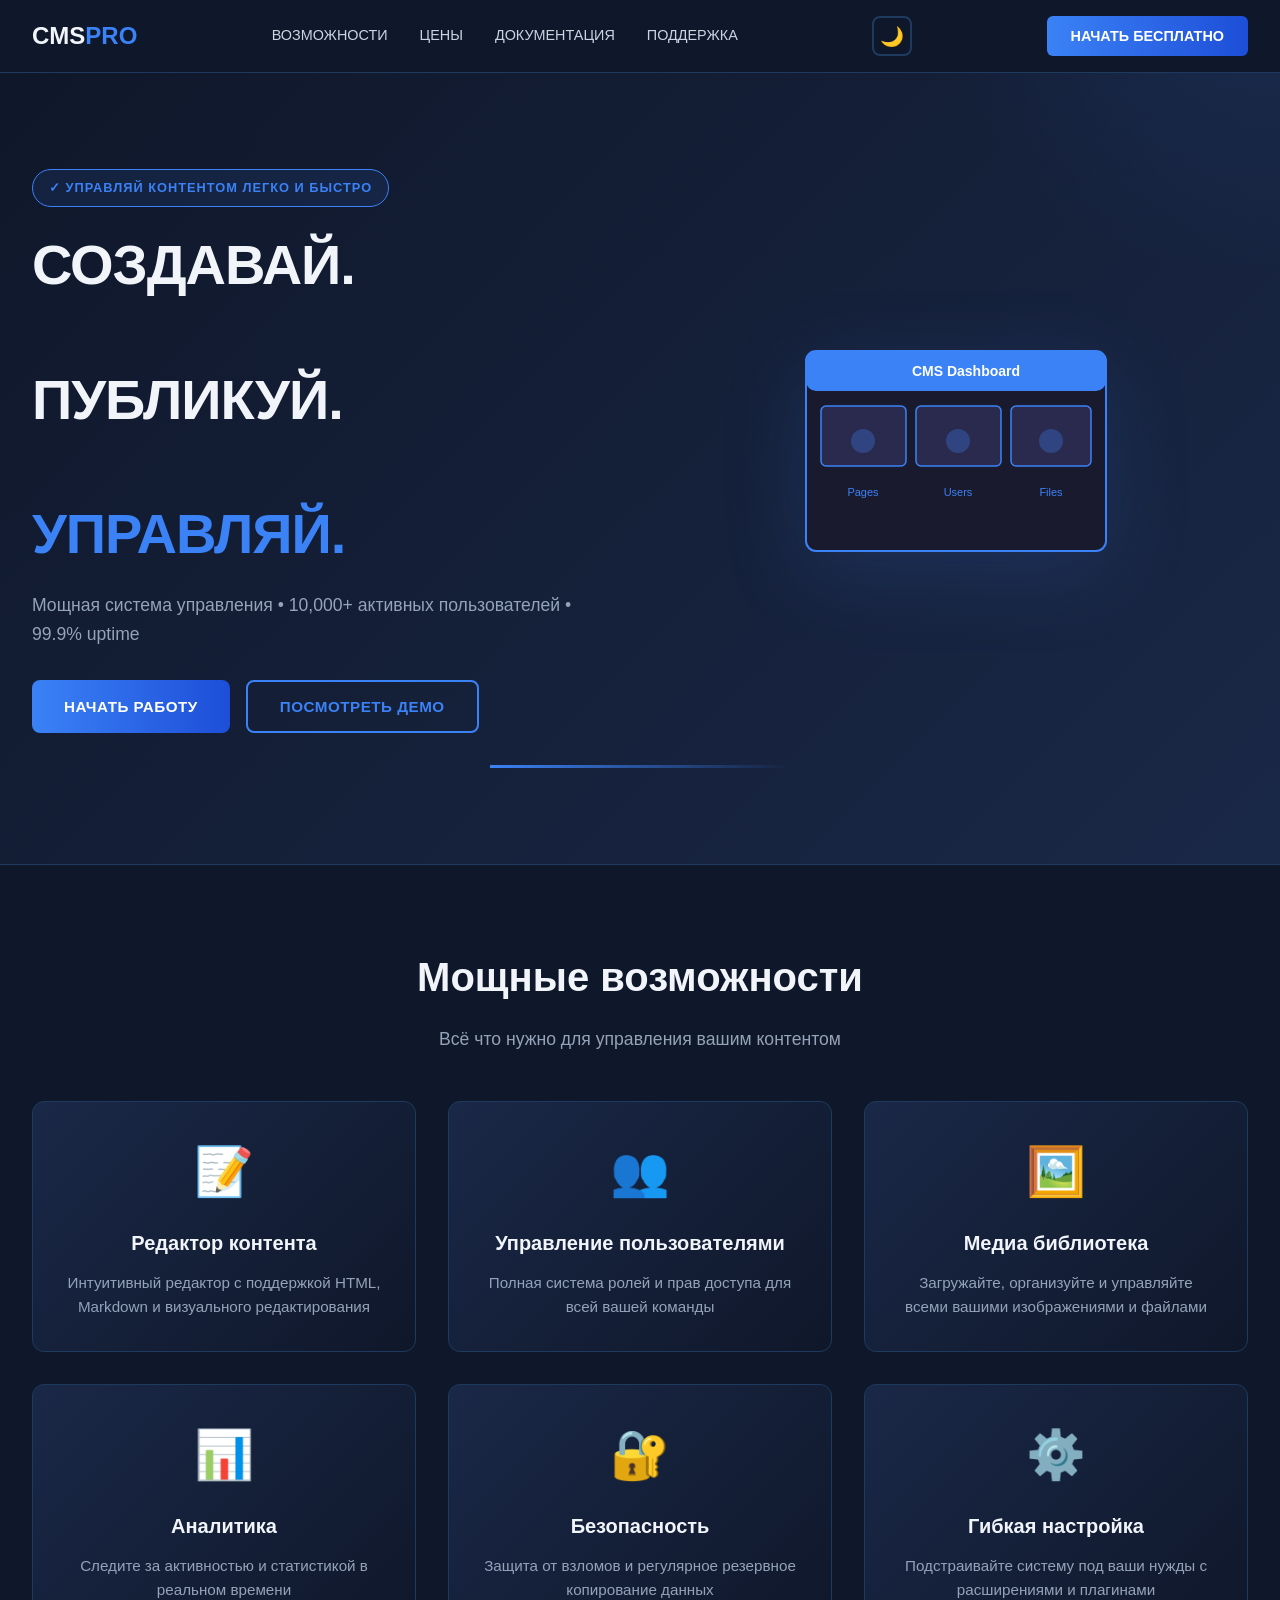
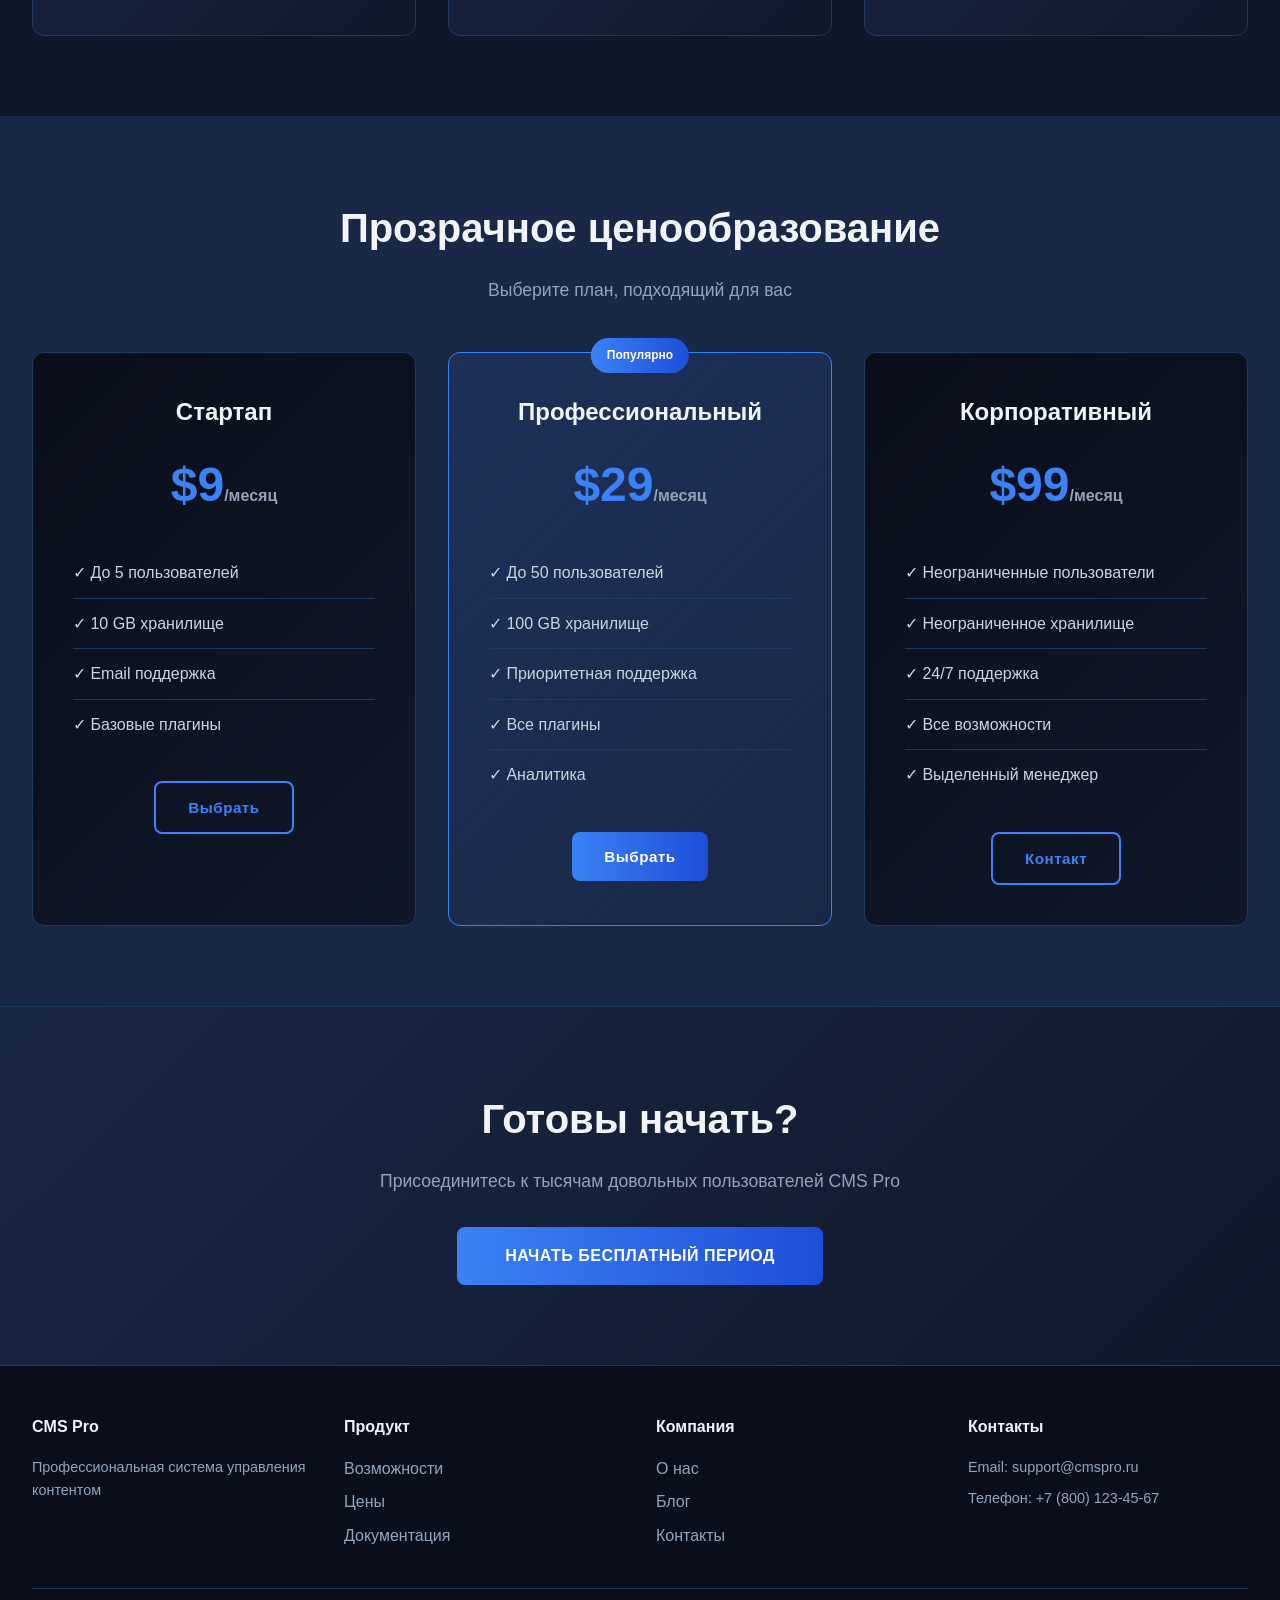
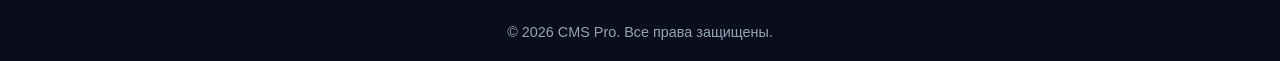
<file: index.html>
<!DOCTYPE html>
<html lang="ru">
<head>
  <meta charset="UTF-8">
  <meta name="viewport" content="width=device-width, initial-scale=1.0">
  <title>CMS Pro - Профессиональная система управления контентом</title>
  <link rel="stylesheet" href="../css/styles.css">
</head>
<body>
  <!-- Header/Navigation -->
  <header class="header">
    <div class="header-container">
      <div class="logo">
        <span class="logo-text">CMS<span class="logo-accent">PRO</span></span>
      </div>
      <nav class="navbar">
        <a href="#features" class="nav-link">ВОЗМОЖНОСТИ</a>
        <a href="#pricing" class="nav-link">ЦЕНЫ</a>
        <a href="#docs" class="nav-link">ДОКУМЕНТАЦИЯ</a>
        <a href="#support" class="nav-link">ПОДДЕРЖКА</a>
      </nav>
      <button class="theme-toggle" id="themeToggle" title="Переключить тему">🌙</button>
      <button class="order-btn">НАЧАТЬ БЕСПЛАТНО</button>
    </div>
  </header>

  <!-- Hero Section -->
  <section class="hero">
    <div class="hero-content">
      <div class="hero-text">
        <p class="hero-badge">✓ УПРАВЛЯЙ КОНТЕНТОМ ЛЕГКО И БЫСТРО</p>
        <h1 class="hero-title">
          <span class="word">СОЗДАВАЙ.</span><br>
          <span class="word">ПУБЛИКУЙ.</span><br>
          <span class="word accent">УПРАВЛЯЙ.</span>
        </h1>
        <p class="hero-subtitle">Мощная система управления • 10,000+ активных пользователей • 99.9% uptime</p>
        <div class="hero-buttons">
          <button class="btn btn-primary">НАЧАТЬ РАБОТУ</button>
          <button class="btn btn-secondary">ПОСМОТРЕТЬ ДЕМО</button>
        </div>
      </div>
      <div class="hero-illustration">
        <svg viewBox="0 0 400 300" xmlns="http://www.w3.org/2000/svg">
          <!-- Dashboard visualization -->
          <g id="dashboard">
            <!-- Main rectangle -->
            <rect x="50" y="50" width="300" height="200" fill="#1a1a2e" stroke="#3b82f6" stroke-width="2" rx="10"/>
            <!-- Header bar -->
            <rect x="50" y="50" width="300" height="40" fill="#3b82f6" rx="10"/>
            <text x="210" y="75" font-size="14" font-weight="bold" fill="white" text-anchor="middle">CMS Dashboard</text>
            <!-- Content blocks -->
            <rect x="65" y="105" width="85" height="60" fill="#2a2a4e" stroke="#3b82f6" stroke-width="1.5" rx="5"/>
            <rect x="160" y="105" width="85" height="60" fill="#2a2a4e" stroke="#3b82f6" stroke-width="1.5" rx="5"/>
            <rect x="255" y="105" width="80" height="60" fill="#2a2a4e" stroke="#3b82f6" stroke-width="1.5" rx="5"/>
            <!-- Charts circles -->
            <circle cx="107" cy="140" r="12" fill="#3b82f6" opacity="0.3"/>
            <circle cx="202" cy="140" r="12" fill="#3b82f6" opacity="0.3"/>
            <circle cx="295" cy="140" r="12" fill="#3b82f6" opacity="0.3"/>
            <!-- Stats text -->
            <text x="107" y="195" font-size="11" fill="#3b82f6" text-anchor="middle">Pages</text>
            <text x="202" y="195" font-size="11" fill="#3b82f6" text-anchor="middle">Users</text>
            <text x="295" y="195" font-size="11" fill="#3b82f6" text-anchor="middle">Files</text>
          </g>
        </svg>
      </div>
    </div>
    <div class="hero-line"></div>
  </section>

  <!-- Features Section -->
  <section class="features" id="features">
    <div class="features-container">
      <h2 class="section-title">Мощные возможности</h2>
      <p class="section-subtitle">Всё что нужно для управления вашим контентом</p>
      <div class="features-grid">
        <div class="feature-card">
          <div class="feature-icon">📝</div>
          <h3>Редактор контента</h3>
          <p>Интуитивный редактор с поддержкой HTML, Markdown и визуального редактирования</p>
        </div>
        <div class="feature-card">
          <div class="feature-icon">👥</div>
          <h3>Управление пользователями</h3>
          <p>Полная система ролей и прав доступа для всей вашей команды</p>
        </div>
        <div class="feature-card">
          <div class="feature-icon">🖼️</div>
          <h3>Медиа библиотека</h3>
          <p>Загружайте, организуйте и управляйте всеми вашими изображениями и файлами</p>
        </div>
        <div class="feature-card">
          <div class="feature-icon">📊</div>
          <h3>Аналитика</h3>
          <p>Следите за активностью и статистикой в реальном времени</p>
        </div>
        <div class="feature-card">
          <div class="feature-icon">🔐</div>
          <h3>Безопасность</h3>
          <p>Защита от взломов и регулярное резервное копирование данных</p>
        </div>
        <div class="feature-card">
          <div class="feature-icon">⚙️</div>
          <h3>Гибкая настройка</h3>
          <p>Подстраивайте систему под ваши нужды с расширениями и плагинами</p>
        </div>
      </div>
    </div>
  </section>

  <!-- Pricing Section -->
  <section class="pricing" id="pricing">
    <div class="pricing-container">
      <h2 class="section-title">Прозрачное ценообразование</h2>
      <p class="section-subtitle">Выберите план, подходящий для вас</p>
      <div class="pricing-grid">
        <div class="pricing-card">
          <h3>Стартап</h3>
          <div class="price">$9<span>/месяц</span></div>
          <ul class="features-list">
            <li>✓ До 5 пользователей</li>
            <li>✓ 10 GB хранилище</li>
            <li>✓ Email поддержка</li>
            <li>✓ Базовые плагины</li>
          </ul>
          <button class="btn btn-secondary">Выбрать</button>
        </div>
        <div class="pricing-card featured">
          <div class="badge">Популярно</div>
          <h3>Профессиональный</h3>
          <div class="price">$29<span>/месяц</span></div>
          <ul class="features-list">
            <li>✓ До 50 пользователей</li>
            <li>✓ 100 GB хранилище</li>
            <li>✓ Приоритетная поддержка</li>
            <li>✓ Все плагины</li>
            <li>✓ Аналитика</li>
          </ul>
          <button class="btn btn-primary">Выбрать</button>
        </div>
        <div class="pricing-card">
          <h3>Корпоративный</h3>
          <div class="price">$99<span>/месяц</span></div>
          <ul class="features-list">
            <li>✓ Неограниченные пользователи</li>
            <li>✓ Неограниченное хранилище</li>
            <li>✓ 24/7 поддержка</li>
            <li>✓ Все возможности</li>
            <li>✓ Выделенный менеджер</li>
          </ul>
          <button class="btn btn-secondary">Контакт</button>
        </div>
      </div>
    </div>
  </section>

  <!-- CTA Section -->
  <section class="cta">
    <div class="cta-content">
      <h2>Готовы начать?</h2>
      <p>Присоединитесь к тысячам довольных пользователей CMS Pro</p>
      <button class="btn btn-primary btn-large">НАЧАТЬ БЕСПЛАТНЫЙ ПЕРИОД</button>
    </div>
  </section>

  <!-- Auth Modal -->
  <div id="authModal" class="auth-modal">
    <div class="auth-modal-content">
      <button class="auth-modal-close">&times;</button>
      
      <div class="auth-tabs">
        <button class="auth-tab-btn active" data-tab="login">Вход</button>
        <button class="auth-tab-btn" data-tab="register">Регистрация</button>
      </div>

      <!-- Login Tab -->
      <div id="login" class="auth-tab-content active">
        <h2>Вход в аккаунт</h2>
        <form class="auth-form" id="loginForm">
          <div class="form-group">
            <label for="loginEmail">Email (минимум 10 символов)</label>
            <input type="email" id="loginEmail" name="email" required placeholder="example@mail.com" minlength="10">
          </div>
          <div class="form-group">
            <label for="loginPassword">Пароль</label>
            <input type="password" id="loginPassword" name="password" required placeholder="Минимум 10 символов">
          </div>
          <div class="form-group checkbox">
            <input type="checkbox" id="rememberMe" name="remember">
            <label for="rememberMe">Запомнить меня</label>
          </div>
          <button type="submit" class="btn btn-primary btn-full">Войти</button>
          <p class="form-footer">Забыли пароль? <a href="#">Восстановить</a></p>
        </form>
      </div>

      <!-- Register Tab -->
      <div id="register" class="auth-tab-content">
        <h2>Создать аккаунт</h2>
        <form class="auth-form" id="registerForm">
          <div class="form-group">
            <label for="registerName">Имя</label>
            <input type="text" id="registerName" name="name" required placeholder="Ваше имя">
          </div>
          <div class="form-group">
            <label for="registerEmail">Email (минимум 10 символов)</label>
            <input type="email" id="registerEmail" name="email" required placeholder="example@mail.com" minlength="10">
          </div>
          <div class="form-group">
            <label for="registerPassword">Пароль (минимум 10 символов)</label>
            <input type="password" id="registerPassword" name="password" required placeholder="Минимум 10 символов" minlength="10">
          </div>
          <div class="form-group">
            <label for="registerPasswordConfirm">Подтверждение пароля</label>
            <input type="password" id="registerPasswordConfirm" name="confirmPassword" required placeholder="Повторите пароль" minlength="10">
          </div>
          <div class="form-group checkbox">
            <input type="checkbox" id="agreeTerms" name="agree" required>
            <label for="agreeTerms">Я согласен с <a href="#">условиями использования</a></label>
          </div>
          <button type="submit" class="btn btn-primary btn-full">Создать аккаунт</button>
          <p class="form-footer">Уже есть аккаунт? <a href="#" class="switch-tab" data-tab="login">Войти</a></p>
        </form>
      </div>
    </div>
  </div>

  <!-- Footer -->
  <footer class="footer">
    <div class="footer-content">
      <div class="footer-section">
        <h4>CMS Pro</h4>
        <p>Профессиональная система управления контентом</p>
      </div>
      <div class="footer-section">
        <h4>Продукт</h4>
        <ul>
          <li><a href="#features">Возможности</a></li>
          <li><a href="#pricing">Цены</a></li>
          <li><a href="#docs">Документация</a></li>
        </ul>
      </div>
      <div class="footer-section">
        <h4>Компания</h4>
        <ul>
          <li><a href="#">О нас</a></li>
          <li><a href="#">Блог</a></li>
          <li><a href="#">Контакты</a></li>
        </ul>
      </div>
      <div class="footer-section">
        <h4>Контакты</h4>
        <p>Email: <a href="mailto:support@cmspro.ru">support@cmspro.ru</a></p>
        <p>Телефон: +7 (800) 123-45-67</p>
      </div>
    </div>
    <div class="footer-bottom">
      <p>&copy; 2026 CMS Pro. Все права защищены.</p>
    </div>
  </footer>

  <script src="../js/main.js"></script>
</body>
</html>
</file>
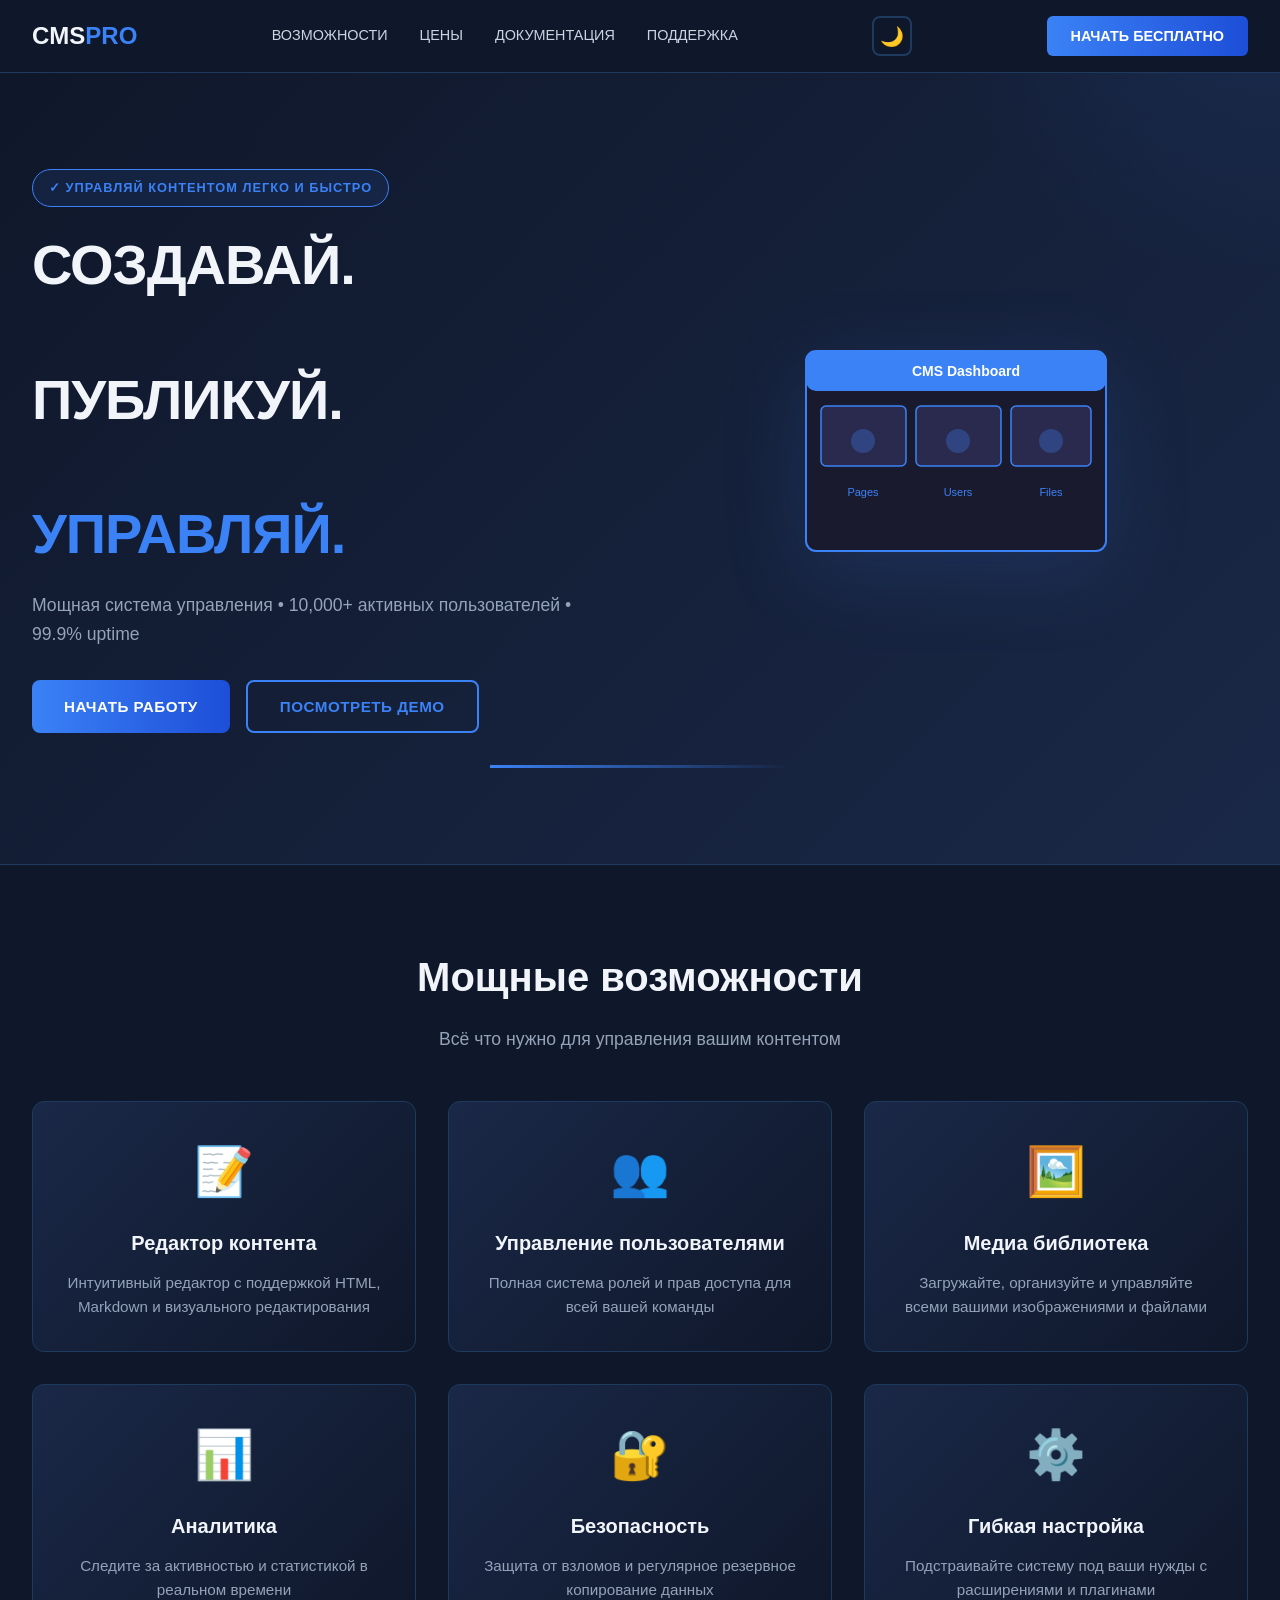
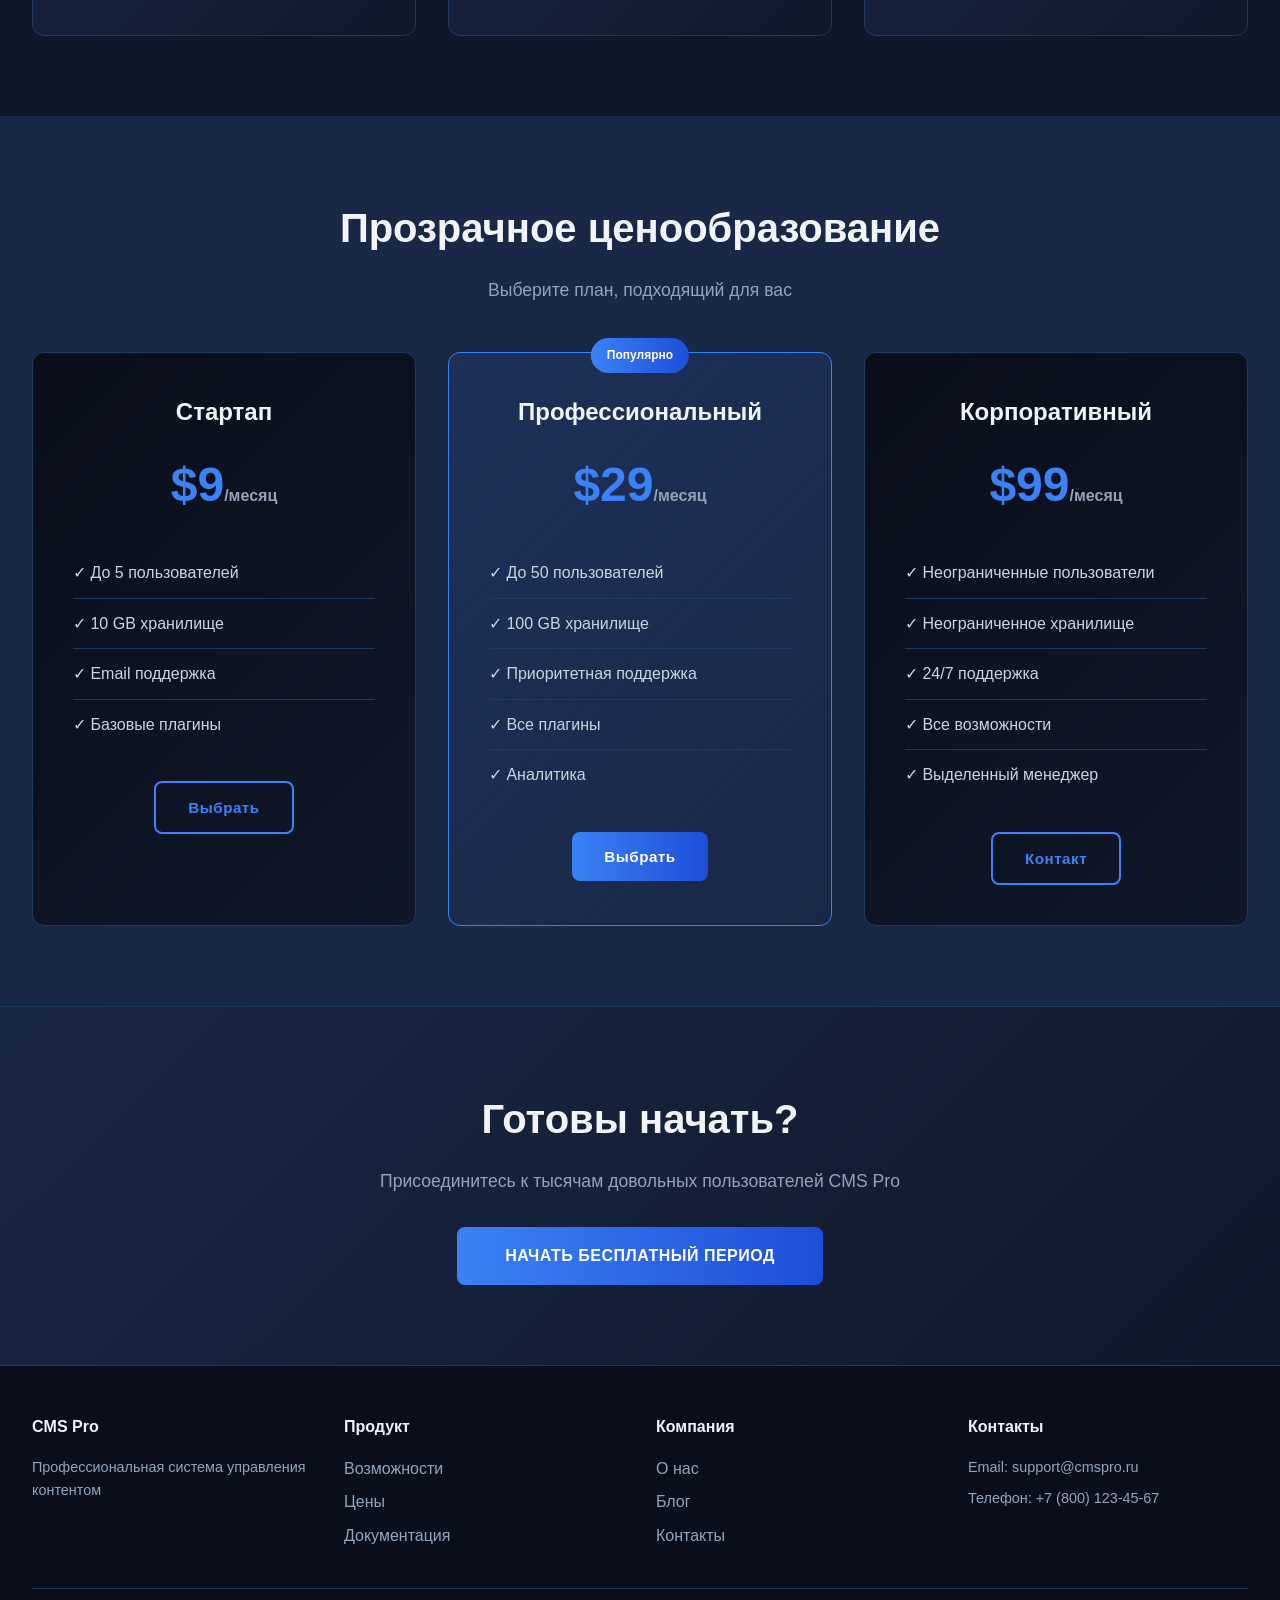
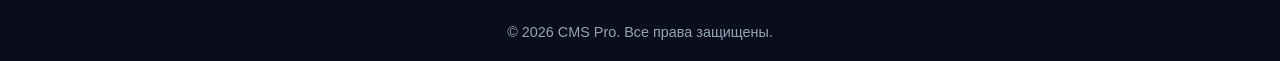
<file: admin/index.html>
<!DOCTYPE html>
<html lang="ru">
<head>
  <meta charset="UTF-8">
  <meta name="viewport" content="width=device-width, initial-scale=1.0">
  <title>CMS Pro - Административная панель</title>
  <link rel="stylesheet" href="../css/admin.css">
  <link rel="stylesheet" href="https://cdnjs.cloudflare.com/ajax/libs/font-awesome/6.4.0/css/all.min.css">
</head>
<body>
  <div class="admin-container">
    <!-- Sidebar -->
    <aside class="sidebar">
      <div class="sidebar-header">
        <div class="logo-admin">
          <span class="logo-admin-text">CMS<span class="logo-admin-accent">PRO</span></span>
        </div>
        <button class="menu-toggle" id="menuToggle">
          <i class="fas fa-bars"></i>
        </button>
      </div>

      <nav class="sidebar-nav">
        <a href="#dashboard" class="nav-item active" data-module="dashboard">
          <i class="fas fa-chart-line"></i>
          <span>Главная</span>
        </a>
        <a href="#pages" class="nav-item" data-module="pages">
          <i class="fas fa-file-alt"></i>
          <span>Страницы</span>
        </a>
        <a href="#content" class="nav-item" data-module="content">
          <i class="fas fa-pencil-alt"></i>
          <span>Содержание</span>
        </a>
        <a href="#media" class="nav-item" data-module="media">
          <i class="fas fa-images"></i>
          <span>Медиа</span>
        </a>
        <a href="#users" class="nav-item" data-module="users">
          <i class="fas fa-users"></i>
          <span>Пользователи</span>
        </a>
        <a href="#settings" class="nav-item" data-module="settings">
          <i class="fas fa-cogs"></i>
          <span>Настройки</span>
        </a>
        <a href="#backup" class="nav-item" data-module="backup">
          <i class="fas fa-database"></i>
          <span>Резервные копии</span>
        </a>
      </nav>

      <div class="sidebar-footer">
        <a href="#profile" class="profile-link">
          <i class="fas fa-user-circle"></i>
          <span>Профиль</span>
        </a>
        <a href="#logout" class="logout-link" id="logoutBtn">
          <i class="fas fa-sign-out-alt"></i>
          <span>Выход</span>
        </a>
      </div>
    </aside>

    <!-- Main Content -->
    <main class="main-content">
      <!-- Top Bar -->
      <div class="top-bar">
        <div class="top-bar-left">
          <h1 class="page-title" id="pageTitle">Главная панель управления</h1>
        </div>
        <div class="top-bar-right">
          <div class="search-box">
            <input type="text" class="search-input" placeholder="Поиск...">
            <i class="fas fa-search"></i>
          </div>
          <button class="theme-toggle-admin" id="themeToggleAdmin" title="Переключить тему">🌙</button>
          <button class="notification-btn">
            <i class="fas fa-bell"></i>
            <span class="notification-badge">3</span>
          </button>
          <div class="user-menu">
            <img src="https://via.placeholder.com/40" alt="User" class="user-avatar">
            <span class="user-name">Администратор</span>
          </div>
        </div>
      </div>

      <!-- Content Area -->
      <div class="content-area">
        <!-- Dashboard Module -->
        <section class="module active" id="module-dashboard">
          <div class="dashboard-grid">
            <div class="stat-card">
              <div class="stat-icon" style="background: #3b82f6;">
                <i class="fas fa-file-alt"></i>
              </div>
              <div class="stat-content">
                <h3>Страницы</h3>
                <p class="stat-number">24</p>
                <span class="stat-change positive">+3 этот месяц</span>
              </div>
            </div>

            <div class="stat-card">
              <div class="stat-icon" style="background: #10b981;">
                <i class="fas fa-users"></i>
              </div>
              <div class="stat-content">
                <h3>Пользователи</h3>
                <p class="stat-number">156</p>
                <span class="stat-change positive">+12 этот месяц</span>
              </div>
            </div>

            <div class="stat-card">
              <div class="stat-icon" style="background: #f59e0b;">
                <i class="fas fa-images"></i>
              </div>
              <div class="stat-content">
                <h3>Файлы</h3>
                <p class="stat-number">348</p>
                <span class="stat-change positive">+45 этот месяц</span>
              </div>
            </div>

            <div class="stat-card">
              <div class="stat-icon" style="background: #8b5cf6;">
                <i class="fas fa-eye"></i>
              </div>
              <div class="stat-content">
                <h3>Просмотры</h3>
                <p class="stat-number">12.5K</p>
                <span class="stat-change positive">+8.2% от прошлой недели</span>
              </div>
            </div>
          </div>

          <div class="recent-activity">
            <h2>Недавняя активность</h2>
            <div class="activity-list">
              <div class="activity-item">
                <div class="activity-icon">
                  <i class="fas fa-file-plus"></i>
                </div>
                <div class="activity-content">
                  <p class="activity-title">Новая страница создана</p>
                  <p class="activity-description">Страница "О компании" успешно создана</p>
                  <span class="activity-time">5 минут назад</span>
                </div>
              </div>
              <div class="activity-item">
                <div class="activity-icon">
                  <i class="fas fa-image"></i>
                </div>
                <div class="activity-content">
                  <p class="activity-title">Загружено изображение</p>
                  <p class="activity-description">portfolio-01.jpg (2.4 MB)</p>
                  <span class="activity-time">15 минут назад</span>
                </div>
              </div>
              <div class="activity-item">
                <div class="activity-icon">
                  <i class="fas fa-user-plus"></i>
                </div>
                <div class="activity-content">
                  <p class="activity-title">Новый пользователь</p>
                  <p class="activity-description">Добавлен пользователь Ivan Petrov</p>
                  <span class="activity-time">1 час назад</span>
                </div>
              </div>
            </div>
          </div>
        </section>

        <!-- Pages Module -->
        <section class="module" id="module-pages">
          <div class="module-header">
            <h2>Управление страницами</h2>
            <button class="btn btn-primary" id="newPageBtn">
              <i class="fas fa-plus"></i> Новая страница
            </button>
          </div>

          <div class="filter-bar">
            <input type="text" class="filter-input" placeholder="Поиск страниц...">
            <select class="filter-select">
              <option>Все статусы</option>
              <option>Опубликована</option>
              <option>Черновик</option>
              <option>Архив</option>
            </select>
          </div>

          <table class="data-table">
            <thead>
              <tr>
                <th>Название</th>
                <th>Статус</th>
                <th>Автор</th>
                <th>Дата изменения</th>
                <th>Действия</th>
              </tr>
            </thead>
            <tbody>
              <tr>
                <td><strong>Главная страница</strong></td>
                <td><span class="badge badge-success">Опубликована</span></td>
                <td>Admin</td>
                <td>28.05.2026</td>
                <td>
                  <button class="btn-icon" title="Редактировать"><i class="fas fa-edit"></i></button>
                  <button class="btn-icon" title="Просмотр"><i class="fas fa-eye"></i></button>
                  <button class="btn-icon btn-danger" title="Удалить"><i class="fas fa-trash"></i></button>
                </td>
              </tr>
              <tr>
                <td><strong>О компании</strong></td>
                <td><span class="badge badge-success">Опубликована</span></td>
                <td>Admin</td>
                <td>27.05.2026</td>
                <td>
                  <button class="btn-icon" title="Редактировать"><i class="fas fa-edit"></i></button>
                  <button class="btn-icon" title="Просмотр"><i class="fas fa-eye"></i></button>
                  <button class="btn-icon btn-danger" title="Удалить"><i class="fas fa-trash"></i></button>
                </td>
              </tr>
              <tr>
                <td><strong>Услуги</strong></td>
                <td><span class="badge badge-warning">Черновик</span></td>
                <td>Editor</td>
                <td>26.05.2026</td>
                <td>
                  <button class="btn-icon" title="Редактировать"><i class="fas fa-edit"></i></button>
                  <button class="btn-icon" title="Просмотр"><i class="fas fa-eye"></i></button>
                  <button class="btn-icon btn-danger" title="Удалить"><i class="fas fa-trash"></i></button>
                </td>
              </tr>
              <tr>
                <td><strong>Контакты</strong></td>
                <td><span class="badge badge-success">Опубликована</span></td>
                <td>Admin</td>
                <td>25.05.2026</td>
                <td>
                  <button class="btn-icon" title="Редактировать"><i class="fas fa-edit"></i></button>
                  <button class="btn-icon" title="Просмотр"><i class="fas fa-eye"></i></button>
                  <button class="btn-icon btn-danger" title="Удалить"><i class="fas fa-trash"></i></button>
                </td>
              </tr>
            </tbody>
          </table>
        </section>

        <!-- Content Editor Module -->
        <section class="module" id="module-content">
          <div class="module-header">
            <h2>Редактор контента</h2>
          </div>

          <div class="editor-container">
            <div class="editor-left">
              <div class="form-group">
                <label>Заголовок страницы</label>
                <input type="text" class="form-control" placeholder="Введите заголовок" value="Главная страница">
              </div>

              <div class="form-group">
                <label>URL Slug</label>
                <input type="text" class="form-control" placeholder="главная-страница">
              </div>

              <div class="form-group">
                <label>Описание страницы (SEO)</label>
                <textarea class="form-control" rows="3" placeholder="Краткое описание для поисковых систем"></textarea>
              </div>

              <div class="form-group">
                <label>Контент</label>
                <div class="editor-toolbar">
                  <button class="toolbar-btn" title="Жирный"><i class="fas fa-bold"></i></button>
                  <button class="toolbar-btn" title="Курсив"><i class="fas fa-italic"></i></button>
                  <button class="toolbar-btn" title="Подчеркивание"><i class="fas fa-underline"></i></button>
                  <div class="toolbar-divider"></div>
                  <button class="toolbar-btn" title="Заголовок"><i class="fas fa-heading"></i></button>
                  <button class="toolbar-btn" title="Список"><i class="fas fa-list"></i></button>
                  <button class="toolbar-btn" title="Цитата"><i class="fas fa-quote-left"></i></button>
                  <div class="toolbar-divider"></div>
                  <button class="toolbar-btn" title="Ссылка"><i class="fas fa-link"></i></button>
                  <button class="toolbar-btn" title="Изображение"><i class="fas fa-image"></i></button>
                  <button class="toolbar-btn" title="Таблица"><i class="fas fa-table"></i></button>
                </div>
                <textarea id="contentEditor" class="editor-textarea" placeholder="Введите содержание страницы..."></textarea>
              </div>

              <div class="form-group">
                <label>Теги</label>
                <input type="text" class="form-control" placeholder="Введите теги, разделяя запятыми">
              </div>
            </div>

            <div class="editor-right">
              <div class="editor-panel">
                <h3>Опубликовать</h3>
                <div class="publish-options">
                  <div class="option">
                    <label>Статус</label>
                    <select class="form-control">
                      <option>Черновик</option>
                      <option selected>Опубликована</option>
                      <option>Архив</option>
                    </select>
                  </div>
                  <div class="option">
                    <label>Видимость</label>
                    <select class="form-control">
                      <option selected>Для всех</option>
                      <option>Только для зарегистрированных</option>
                      <option>Приватная</option>
                    </select>
                  </div>
                  <button class="btn btn-primary btn-block">Сохранить</button>
                  <button class="btn btn-secondary btn-block">Предпросмотр</button>
                </div>
              </div>

              <div class="editor-panel">
                <h3>Категория</h3>
                <select class="form-control">
                  <option>Не выбрана</option>
                  <option selected>Основное</option>
                  <option>Услуги</option>
                  <option>Новости</option>
                  <option>Блог</option>
                </select>
              </div>

              <div class="editor-panel">
                <h3>Дополнительно</h3>
                <div class="form-group">
                  <label class="checkbox">
                    <input type="checkbox" checked>
                    <span>Показывать в меню</span>
                  </label>
                  <label class="checkbox">
                    <input type="checkbox">
                    <span>Требовать пароль</span>
                  </label>
                  <label class="checkbox">
                    <input type="checkbox" checked>
                    <span>Включить комментарии</span>
                  </label>
                </div>
              </div>
            </div>
          </div>
        </section>

        <!-- Media Module -->
        <section class="module" id="module-media">
          <div class="module-header">
            <h2>Библиотека медиа</h2>
            <button class="btn btn-primary" id="uploadBtn">
              <i class="fas fa-cloud-upload-alt"></i> Загрузить файлы
            </button>
          </div>

          <!-- Hidden file input for media upload -->
          <input type="file" id="mediaInput" multiple accept="image/jpeg,image/png,video/mp4,video/webm,video/ogg,video/quicktime" style="display: none;">

          <div class="media-filter">
            <input type="text" class="filter-input" placeholder="Поиск файлов...">
            <select class="filter-select">
              <option>Все типы</option>
              <option>Изображения</option>
              <option>Видео</option>
            </select>
            <select class="filter-select">
              <option>Сортировка: Новые</option>
              <option>Сортировка: Старые</option>
              <option>Сортировка: Имя (А-Я)</option>
              <option>Сортировка: Размер</option>
            </select>
          </div>

          <div class="media-grid" id="mediaGrid">
            <div class="media-item">
              <div class="media-preview">
                <img src="https://via.placeholder.com/200?text=Image+1" alt="Media">
              </div>
              <div class="media-info">
                <p class="media-name">landscape-01.jpg</p>
                <p class="media-meta">2.4 MB • 28.05.2026</p>
                <div class="media-actions">
                  <button class="btn-small" title="Редактировать"><i class="fas fa-edit"></i></button>
                  <button class="btn-small" title="Скачать"><i class="fas fa-download"></i></button>
                  <button class="btn-small btn-danger" title="Удалить"><i class="fas fa-trash"></i></button>
                </div>
              </div>
            </div>

            <div class="media-item">
              <div class="media-preview">
                <img src="https://via.placeholder.com/200?text=Image+2" alt="Media">
              </div>
              <div class="media-info">
                <p class="media-name">portfolio-02.jpg</p>
                <p class="media-meta">1.8 MB • 27.05.2026</p>
                <div class="media-actions">
                  <button class="btn-small" title="Редактировать"><i class="fas fa-edit"></i></button>
                  <button class="btn-small" title="Скачать"><i class="fas fa-download"></i></button>
                  <button class="btn-small btn-danger" title="Удалить"><i class="fas fa-trash"></i></button>
                </div>
              </div>
            </div>

            <div class="media-item">
              <div class="media-preview">
                <img src="https://via.placeholder.com/200?text=Image+3" alt="Media">
              </div>
              <div class="media-info">
                <p class="media-name">team-photo.jpg</p>
                <p class="media-meta">3.2 MB • 26.05.2026</p>
                <div class="media-actions">
                  <button class="btn-small" title="Редактировать"><i class="fas fa-edit"></i></button>
                  <button class="btn-small" title="Скачать"><i class="fas fa-download"></i></button>
                  <button class="btn-small btn-danger" title="Удалить"><i class="fas fa-trash"></i></button>
                </div>
              </div>
            </div>
          </div>
        </section>

        <!-- Users Module -->
        <section class="module" id="module-users">
          <div class="module-header">
            <h2>Управление пользователями</h2>
            <button class="btn btn-primary">
              <i class="fas fa-user-plus"></i> Новый пользователь
            </button>
          </div>

          <div class="filter-bar">
            <input type="text" class="filter-input" placeholder="Поиск пользователей...">
            <select class="filter-select">
              <option>Все роли</option>
              <option>Администратор</option>
              <option>Редактор</option>
              <option>Автор</option>
              <option>Подписчик</option>
            </select>
          </div>

          <table class="data-table">
            <thead>
              <tr>
                <th>Имя</th>
                <th>Email</th>
                <th>Роль</th>
                <th>Статус</th>
                <th>Присоединился</th>
                <th>Действия</th>
              </tr>
            </thead>
            <tbody>
              <tr>
                <td><strong>Администратор</strong></td>
                <td>admin@cms.ru</td>
                <td><span class="badge badge-info">Администратор</span></td>
                <td><span class="badge badge-success">Активен</span></td>
                <td>10.01.2026</td>
                <td>
                  <button class="btn-icon" title="Редактировать"><i class="fas fa-edit"></i></button>
                  <button class="btn-icon btn-danger" title="Удалить"><i class="fas fa-trash"></i></button>
                </td>
              </tr>
              <tr>
                <td><strong>Ivan Petrov</strong></td>
                <td>ivan@example.com</td>
                <td><span class="badge badge-primary">Редактор</span></td>
                <td><span class="badge badge-success">Активен</span></td>
                <td>15.02.2026</td>
                <td>
                  <button class="btn-icon" title="Редактировать"><i class="fas fa-edit"></i></button>
                  <button class="btn-icon btn-danger" title="Удалить"><i class="fas fa-trash"></i></button>
                </td>
              </tr>
              <tr>
                <td><strong>Maria Smirnova</strong></td>
                <td>maria@example.com</td>
                <td><span class="badge badge-warning">Автор</span></td>
                <td><span class="badge badge-success">Активен</span></td>
                <td>20.03.2026</td>
                <td>
                  <button class="btn-icon" title="Редактировать"><i class="fas fa-edit"></i></button>
                  <button class="btn-icon btn-danger" title="Удалить"><i class="fas fa-trash"></i></button>
                </td>
              </tr>
              <tr>
                <td><strong>Dmitry Sokolov</strong></td>
                <td>dmitry@example.com</td>
                <td><span class="badge badge-secondary">Подписчик</span></td>
                <td><span class="badge badge-danger">Неактивен</span></td>
                <td>05.04.2026</td>
                <td>
                  <button class="btn-icon" title="Редактировать"><i class="fas fa-edit"></i></button>
                  <button class="btn-icon btn-danger" title="Удалить"><i class="fas fa-trash"></i></button>
                </td>
              </tr>
            </tbody>
          </table>
        </section>

        <!-- Settings Module -->
        <section class="module" id="module-settings">
          <div class="module-header">
            <h2>Настройки системы</h2>
          </div>

          <div class="settings-container">
            <div class="settings-left">
              <div class="settings-menu">
                <a href="#" class="settings-item active">Основные</a>
                <a href="#" class="settings-item">Безопасность</a>
                <a href="#" class="settings-item">Email</a>
                <a href="#" class="settings-item">SEO</a>
                <a href="#" class="settings-item">Производительность</a>
              </div>
            </div>

            <div class="settings-right">
              <div class="settings-panel">
                <h3>Основные настройки</h3>
                
                <div class="form-group">
                  <label>Название сайта</label>
                  <input type="text" class="form-control" value="CMS Pro - Мой сайт">
                </div>

                <div class="form-group">
                  <label>Слоган</label>
                  <input type="text" class="form-control" value="Профессиональная система управления контентом">
                </div>

                <div class="form-group">
                  <label>Email администратора</label>
                  <input type="email" class="form-control" value="admin@cms.ru">
                </div>

                <div class="form-group">
                  <label>Часовой пояс</label>
                  <select class="form-control">
                    <option selected>UTC+03:00 (Москва)</option>
                    <option>UTC+00:00 (Лондон)</option>
                    <option>UTC+01:00 (Берлин)</option>
                    <option>UTC+08:00 (Шанхай)</option>
                  </select>
                </div>

                <div class="form-group">
                  <label class="checkbox">
                    <input type="checkbox" checked>
                    <span>Разрешить регистрацию пользователей</span>
                  </label>
                </div>

                <div class="form-group">
                  <label class="checkbox">
                    <input type="checkbox" checked>
                    <span>Требовать утверждение администратора</span>
                  </label>
                </div>

                <button class="btn btn-primary">Сохранить изменения</button>
              </div>
            </div>
          </div>
        </section>

        <!-- Backup Module -->
        <section class="module" id="module-backup">
          <div class="module-header">
            <h2>Управление резервными копиями</h2>
            <button class="btn btn-primary" id="createBackupBtn">
              <i class="fas fa-plus"></i> Создать резервную копию
            </button>
          </div>

          <div class="backup-info">
            <div class="info-box">
              <i class="fas fa-info-circle"></i>
              <p>Система автоматически создает резервные копии каждый день в 00:00. Вы можете создать дополнительную копию в любой момент.</p>
            </div>
          </div>

          <table class="data-table">
            <thead>
              <tr>
                <th>Название</th>
                <th>Размер</th>
                <th>Дата создания</th>
                <th>Статус</th>
                <th>Действия</th>
              </tr>
            </thead>
            <tbody>
              <tr>
                <td><strong>backup_2026_05_28_full.zip</strong></td>
                <td>156 MB</td>
                <td>28.05.2026 00:00</td>
                <td><span class="badge badge-success">Завершено</span></td>
                <td>
                  <button class="btn-icon" title="Восстановить"><i class="fas fa-undo"></i></button>
                  <button class="btn-icon" title="Скачать"><i class="fas fa-download"></i></button>
                  <button class="btn-icon btn-danger" title="Удалить"><i class="fas fa-trash"></i></button>
                </td>
              </tr>
              <tr>
                <td><strong>backup_2026_05_27_full.zip</strong></td>
                <td>154 MB</td>
                <td>27.05.2026 00:00</td>
                <td><span class="badge badge-success">Завершено</span></td>
                <td>
                  <button class="btn-icon" title="Восстановить"><i class="fas fa-undo"></i></button>
                  <button class="btn-icon" title="Скачать"><i class="fas fa-download"></i></button>
                  <button class="btn-icon btn-danger" title="Удалить"><i class="fas fa-trash"></i></button>
                </td>
              </tr>
              <tr>
                <td><strong>backup_2026_05_26_full.zip</strong></td>
                <td>152 MB</td>
                <td>26.05.2026 00:00</td>
                <td><span class="badge badge-success">Завершено</span></td>
                <td>
                  <button class="btn-icon" title="Восстановить"><i class="fas fa-undo"></i></button>
                  <button class="btn-icon" title="Скачать"><i class="fas fa-download"></i></button>
                  <button class="btn-icon btn-danger" title="Удалить"><i class="fas fa-trash"></i></button>
                </td>
              </tr>
              <tr>
                <td><strong>backup_2026_05_25_full.zip</strong></td>
                <td>150 MB</td>
                <td>25.05.2026 00:00</td>
                <td><span class="badge badge-success">Завершено</span></td>
                <td>
                  <button class="btn-icon" title="Восстановить"><i class="fas fa-undo"></i></button>
                  <button class="btn-icon" title="Скачать"><i class="fas fa-download"></i></button>
                  <button class="btn-icon btn-danger" title="Удалить"><i class="fas fa-trash"></i></button>
                </td>
              </tr>
            </tbody>
          </table>
        </section>
      </div>
    </main>
  </div>

  <!-- Modal for new page -->
  <div class="modal" id="newPageModal">
    <div class="modal-content">
      <div class="modal-header">
        <h2>Создать новую страницу</h2>
        <button class="modal-close">&times;</button>
      </div>
      <div class="modal-body">
        <div class="form-group">
          <label>Название страницы</label>
          <input type="text" class="form-control" placeholder="Введите название">
        </div>
        <div class="form-group">
          <label>Шаблон</label>
          <select class="form-control">
            <option>Стандартная страница</option>
            <option>Главная</option>
            <option>Портфолио</option>
            <option>Услуги</option>
            <option>Блог</option>
            <option>Контакты</option>
          </select>
        </div>
      </div>
      <div class="modal-footer">
        <button class="btn btn-secondary">Отменить</button>
        <button class="btn btn-primary">Создать</button>
      </div>
    </div>
  </div>

  <script src="../js/admin.js"></script>
</body>
</html>
</file>
<file: css/styles.css>
/* Global Styles */
* {
  margin: 0;
  padding: 0;
  box-sizing: border-box;
}

/* CSS Variables for Dark and Light themes */
:root {
  --bg-primary: #0f172a;
  --bg-secondary: #1a2847;
  --bg-tertiary: #0a0e1a;
  --text-primary: #e0e7ff;
  --text-secondary: #94a3b8;
  --text-light: #cbd5e1;
  --text-title: #f1f5f9;
  --border-color: #1e3a5f;
  --accent-color: #3b82f6;
  --accent-dark: #1d4ed8;
}

/* Light theme */
[data-theme="light"] {
  --bg-primary: #ffffff;
  --bg-secondary: #f8f9fa;
  --bg-tertiary: #f1f5f9;
  --text-primary: #1a2847;
  --text-secondary: #64748b;
  --text-light: #475569;
  --text-title: #0f172a;
  --border-color: #e2e8f0;
  --accent-color: #3b82f6;
  --accent-dark: #1d4ed8;
}

body {
  font-family: -apple-system, BlinkMacSystemFont, 'Segoe UI', Roboto, 'Helvetica Neue', Arial, sans-serif;
  background-color: var(--bg-primary);
  color: var(--text-primary);
  line-height: 1.6;
  transition: background-color 0.3s ease, color 0.3s ease;
}

/* Header */
.header {
  background-color: var(--bg-primary);
  border-bottom: 1px solid var(--border-color);
  position: sticky;
  top: 0;
  z-index: 100;
  transition: background-color 0.3s ease, border-color 0.3s ease;
}

.header-container {
  max-width: 1400px;
  margin: 0 auto;
  padding: 1rem 2rem;
  display: flex;
  align-items: center;
  justify-content: space-between;
  gap: 1rem;
}

/* Logo */
.logo {
  font-size: 1.5rem;
  font-weight: 700;
}

.logo-text {
  color: var(--text-title);
}

.logo-accent {
  color: var(--accent-color);
}

/* Theme Toggle Button */
.theme-toggle {
  background: transparent;
  border: 2px solid var(--border-color);
  color: var(--text-primary);
  width: 40px;
  height: 40px;
  border-radius: 8px;
  font-size: 1.2rem;
  cursor: pointer;
  transition: all 0.3s ease;
  display: flex;
  align-items: center;
  justify-content: center;
}

.theme-toggle:hover {
  border-color: var(--accent-color);
  color: var(--accent-color);
  transform: scale(1.05);
}

/* Navbar */
.navbar {
  display: flex;
  gap: 2rem;
  align-items: center;
}

.nav-link {
  color: var(--text-light);
  text-decoration: none;
  font-size: 0.9rem;
  font-weight: 500;
  transition: color 0.3s ease;
}

.nav-link:hover {
  color: var(--accent-color);
}

/* Order Button */
.order-btn {
  background: linear-gradient(90deg, var(--accent-color) 0%, var(--accent-dark) 100%);
  color: white;
  border: none;
  padding: 0.75rem 1.5rem;
  border-radius: 6px;
  font-weight: 600;
  cursor: pointer;
  transition: all 0.3s ease;
  font-size: 0.9rem;
}

.order-btn:hover {
  transform: translateY(-2px);
  box-shadow: 0 8px 20px rgba(59, 130, 246, 0.4);
}

/* Hero Section */
.hero {
  background: linear-gradient(135deg, var(--bg-primary) 0%, var(--bg-secondary) 100%);
  padding: 6rem 2rem;
  position: relative;
  overflow: hidden;
  transition: background 0.3s ease;
}

.hero::before {
  content: '';
  position: absolute;
  top: -50%;
  right: -20%;
  width: 600px;
  height: 600px;
  background: radial-gradient(circle, rgba(59, 130, 246, 0.1) 0%, transparent 70%);
  border-radius: 50%;
  pointer-events: none;
}

.hero-content {
  max-width: 1400px;
  margin: 0 auto;
  display: grid;
  grid-template-columns: 1fr 1fr;
  gap: 3rem;
  align-items: center;
  position: relative;
  z-index: 1;
}

.hero-text {
  animation: slideInLeft 0.8s ease;
}

.hero-badge {
  display: inline-block;
  background: rgba(59, 130, 246, 0.1);
  border: 1px solid var(--accent-color);
  color: var(--accent-color);
  padding: 0.5rem 1rem;
  border-radius: 20px;
  font-size: 0.8rem;
  font-weight: 600;
  margin-bottom: 1.5rem;
  letter-spacing: 1px;
  transition: all 0.3s ease;
}

.hero-title {
  font-size: 3.5rem;
  font-weight: 900;
  line-height: 1.2;
  margin-bottom: 1.5rem;
  letter-spacing: -1px;
}

.hero-title .word {
  color: var(--text-title);
  display: block;
}

.hero-title .word.accent {
  color: var(--accent-color);
}

.hero-subtitle {
  color: var(--text-secondary);
  font-size: 1.1rem;
  margin-bottom: 2rem;
}

.hero-buttons {
  display: flex;
  gap: 1rem;
}

/* Buttons */
.btn {
  padding: 1rem 2rem;
  border: none;
  border-radius: 8px;
  font-weight: 600;
  cursor: pointer;
  transition: all 0.3s ease;
  font-size: 0.95rem;
  letter-spacing: 0.5px;
}

.btn-primary {
  background: linear-gradient(90deg, var(--accent-color) 0%, var(--accent-dark) 100%);
  color: white;
}

.btn-primary:hover {
  transform: translateY(-3px);
  box-shadow: 0 12px 30px rgba(59, 130, 246, 0.4);
}

.btn-secondary {
  background: transparent;
  border: 2px solid var(--accent-color);
  color: var(--accent-color);
  transition: all 0.3s ease;
}

.btn-secondary:hover {
  background: rgba(59, 130, 246, 0.1);
  transform: translateY(-3px);
}

.btn-large {
  padding: 1.25rem 3rem;
  font-size: 1rem;
}

/* Illustration */
.hero-illustration {
  display: flex;
  align-items: center;
  justify-content: center;
  animation: slideInRight 0.8s ease;
}

.hero-illustration svg {
  width: 100%;
  max-width: 400px;
  height: auto;
  filter: drop-shadow(0 20px 40px rgba(59, 130, 246, 0.15));
}

/* Hero Line */
.hero-line {
  height: 3px;
  background: linear-gradient(90deg, var(--accent-color) 0%, transparent 100%);
  max-width: 300px;
  margin: 2rem auto 0;
}

/* Features Section */
.features {
  background-color: var(--bg-primary);
  padding: 5rem 2rem;
  border-top: 1px solid var(--border-color);
  transition: background-color 0.3s ease, border-color 0.3s ease;
}

.features-container {
  max-width: 1400px;
  margin: 0 auto;
}

.section-title {
  font-size: 2.5rem;
  font-weight: 700;
  text-align: center;
  margin-bottom: 1rem;
  color: var(--text-title);
}

.section-subtitle {
  font-size: 1.1rem;
  color: var(--text-secondary);
  text-align: center;
  margin-bottom: 3rem;
}

.features-grid {
  display: grid;
  grid-template-columns: repeat(auto-fit, minmax(300px, 1fr));
  gap: 2rem;
}

.feature-card {
  background: linear-gradient(135deg, var(--bg-secondary) 0%, var(--bg-primary) 100%);
  border: 1px solid var(--border-color);
  padding: 2rem;
  border-radius: 12px;
  transition: all 0.3s ease;
  text-align: center;
}

.feature-card:hover {
  border-color: var(--accent-color);
  transform: translateY(-5px);
  box-shadow: 0 12px 30px rgba(59, 130, 246, 0.15);
}

.feature-icon {
  font-size: 3rem;
  margin-bottom: 1rem;
}

.feature-card h3 {
  font-size: 1.25rem;
  margin-bottom: 0.75rem;
  color: var(--text-title);
}

.feature-card p {
  color: var(--text-secondary);
  font-size: 0.95rem;
}

/* Pricing Section */
.pricing {
  background-color: var(--bg-secondary);
  padding: 5rem 2rem;
  transition: background-color 0.3s ease;
}

.pricing-container {
  max-width: 1400px;
  margin: 0 auto;
}

.pricing-grid {
  display: grid;
  grid-template-columns: repeat(auto-fit, minmax(300px, 1fr));
  gap: 2rem;
  margin-top: 3rem;
}

.pricing-card {
  background: linear-gradient(135deg, var(--bg-tertiary) 0%, var(--bg-primary) 100%);
  border: 1px solid var(--border-color);
  padding: 2.5rem;
  border-radius: 12px;
  transition: all 0.3s ease;
  position: relative;
  text-align: center;
}

.pricing-card:hover {
  border-color: var(--accent-color);
  transform: translateY(-5px);
}

.pricing-card.featured {
  border-color: var(--accent-color);
  background: linear-gradient(135deg, rgba(59, 130, 246, 0.1) 0%, var(--bg-secondary) 100%);
  transform: scale(1.05);
}

.pricing-card.featured:hover {
  box-shadow: 0 20px 40px rgba(59, 130, 246, 0.25);
}

.badge {
  position: absolute;
  top: -15px;
  left: 50%;
  transform: translateX(-50%);
  background: linear-gradient(90deg, var(--accent-color) 0%, var(--accent-dark) 100%);
  color: white;
  padding: 0.5rem 1rem;
  border-radius: 20px;
  font-size: 0.75rem;
  font-weight: 700;
}

.pricing-card h3 {
  font-size: 1.5rem;
  margin-bottom: 1rem;
  color: var(--text-title);
}

.price {
  font-size: 3rem;
  font-weight: 700;
  color: var(--accent-color);
  margin-bottom: 1.5rem;
}

.price span {
  font-size: 1rem;
  color: var(--text-secondary);
}

.features-list {
  list-style: none;
  margin-bottom: 2rem;
  text-align: left;
}

.features-list li {
  padding: 0.75rem 0;
  color: var(--text-light);
  border-bottom: 1px solid var(--border-color);
  transition: color 0.3s ease;
}

.features-list li:last-child {
  border-bottom: none;
}

/* CTA Section */
.cta {
  background: linear-gradient(135deg, var(--bg-secondary) 0%, var(--bg-primary) 100%);
  padding: 5rem 2rem;
  text-align: center;
  border-top: 1px solid var(--border-color);
  transition: background 0.3s ease, border-color 0.3s ease;
}

.cta-content {
  max-width: 1400px;
  margin: 0 auto;
}

.cta-content h2 {
  font-size: 2.5rem;
  margin-bottom: 1rem;
  color: var(--text-title);
}

.cta-content p {
  font-size: 1.1rem;
  color: var(--text-secondary);
  margin-bottom: 2rem;
}

/* Footer */
.footer {
  background-color: var(--bg-tertiary);
  padding: 3rem 2rem 1rem;
  border-top: 1px solid var(--border-color);
  transition: background-color 0.3s ease, border-color 0.3s ease;
}

.footer-content {
  max-width: 1400px;
  margin: 0 auto;
  display: grid;
  grid-template-columns: repeat(auto-fit, minmax(250px, 1fr));
  gap: 2rem;
  margin-bottom: 2rem;
}

.footer-section h4 {
  font-size: 1rem;
  margin-bottom: 1rem;
  color: var(--text-title);
}

.footer-section p {
  color: var(--text-secondary);
  font-size: 0.9rem;
  margin-bottom: 0.5rem;
}

.footer-section ul {
  list-style: none;
}

.footer-section ul li {
  margin-bottom: 0.5rem;
}

.footer-section a {
  color: var(--text-secondary);
  text-decoration: none;
  transition: color 0.3s ease;
}

.footer-section a:hover {
  color: var(--accent-color);
}

.footer-bottom {
  text-align: center;
  padding-top: 2rem;
  border-top: 1px solid var(--border-color);
  color: var(--text-secondary);
  font-size: 0.9rem;
  transition: border-color 0.3s ease;
}

/* Animations */
@keyframes slideInLeft {
  from {
    opacity: 0;
    transform: translateX(-50px);
  }
  to {
    opacity: 1;
    transform: translateX(0);
  }
}

@keyframes slideInRight {
  from {
    opacity: 0;
    transform: translateX(50px);
  }
  to {
    opacity: 1;
    transform: translateX(0);
  }
}

/* Auth Modal Styles */
.auth-modal {
  display: none;
  position: fixed;
  z-index: 1000;
  left: 0;
  top: 0;
  width: 100%;
  height: 100%;
  background-color: rgba(0, 0, 0, 0.5);
  backdrop-filter: blur(5px);
  animation: fadeIn 0.3s ease;
}

.auth-modal.active {
  display: flex;
  align-items: center;
  justify-content: center;
}

.auth-modal-content {
  background: var(--bg-secondary);
  border-radius: 12px;
  border: 1px solid var(--border-color);
  padding: 2rem;
  width: 90%;
  max-width: 450px;
  position: relative;
  animation: slideUp 0.3s ease;
  box-shadow: 0 20px 60px rgba(0, 0, 0, 0.3);
}

.auth-modal-close {
  position: absolute;
  right: 1.5rem;
  top: 1.5rem;
  background: none;
  border: none;
  font-size: 2rem;
  color: var(--text-secondary);
  cursor: pointer;
  transition: color 0.3s ease;
  line-height: 1;
  padding: 0;
  width: 32px;
  height: 32px;
  display: flex;
  align-items: center;
  justify-content: center;
}

.auth-modal-close:hover {
  color: var(--accent-color);
}

/* Auth Tabs */
.auth-tabs {
  display: flex;
  gap: 1rem;
  margin-bottom: 2rem;
  border-bottom: 2px solid var(--border-color);
}

.auth-tab-btn {
  background: none;
  border: none;
  color: var(--text-secondary);
  padding: 1rem 0;
  font-size: 1rem;
  font-weight: 600;
  cursor: pointer;
  transition: all 0.3s ease;
  border-bottom: 3px solid transparent;
  margin-bottom: -2px;
  flex: 1;
  text-align: center;
}

.auth-tab-btn.active {
  color: var(--accent-color);
  border-bottom-color: var(--accent-color);
}

.auth-tab-btn:hover {
  color: var(--accent-color);
}

/* Tab Content */
.auth-tab-content {
  display: none;
  animation: fadeIn 0.3s ease;
}

.auth-tab-content.active {
  display: block;
}

.auth-tab-content h2 {
  font-size: 1.75rem;
  margin-bottom: 1.5rem;
  color: var(--text-title);
  text-align: center;
}

/* Form Styles */
.auth-form {
  display: flex;
  flex-direction: column;
  gap: 1rem;
}

.form-group {
  display: flex;
  flex-direction: column;
  gap: 0.5rem;
}

.form-group label {
  color: var(--text-primary);
  font-weight: 500;
  font-size: 0.95rem;
}

.form-group input[type="text"],
.form-group input[type="email"],
.form-group input[type="password"] {
  padding: 0.75rem 1rem;
  border: 1px solid var(--border-color);
  border-radius: 6px;
  background: var(--bg-primary);
  color: var(--text-primary);
  font-size: 0.95rem;
  transition: all 0.3s ease;
  font-family: inherit;
}

.form-group input[type="text"]:focus,
.form-group input[type="email"]:focus,
.form-group input[type="password"]:focus {
  outline: none;
  border-color: var(--accent-color);
  box-shadow: 0 0 0 3px rgba(59, 130, 246, 0.1);
}

.form-group input::placeholder {
  color: var(--text-secondary);
}

.form-group.checkbox {
  flex-direction: row;
  align-items: center;
  gap: 0.75rem;
  margin-top: 0.5rem;
}

.form-group.checkbox input[type="checkbox"] {
  width: 18px;
  height: 18px;
  cursor: pointer;
  accent-color: var(--accent-color);
}

.form-group.checkbox label {
  margin: 0;
  cursor: pointer;
  font-weight: 400;
  font-size: 0.9rem;
}

.form-group.checkbox a {
  color: var(--accent-color);
  text-decoration: none;
  transition: color 0.3s ease;
}

.form-group.checkbox a:hover {
  text-decoration: underline;
}

.btn-full {
  width: 100%;
  margin-top: 0.5rem;
}

.form-footer {
  text-align: center;
  font-size: 0.9rem;
  color: var(--text-secondary);
  margin-top: 1rem;
}

.form-footer a {
  color: var(--accent-color);
  text-decoration: none;
  font-weight: 500;
  cursor: pointer;
  transition: color 0.3s ease;
}

.form-footer a:hover {
  text-decoration: underline;
}

.form-footer a.switch-tab {
  border: none;
  background: none;
  padding: 0;
  font-size: inherit;
  font-family: inherit;
}

/* Animations */
@keyframes fadeIn {
  from {
    opacity: 0;
  }
  to {
    opacity: 1;
  }
}

@keyframes slideUp {
  from {
    opacity: 0;
    transform: translateY(20px);
  }
  to {
    opacity: 1;
    transform: translateY(0);
  }
}

@keyframes slideInLeft {
  from {
    opacity: 0;
    transform: translateX(-50px);
  }
  to {
    opacity: 1;
    transform: translateX(0);
  }
}

@keyframes slideInRight {
  from {
    opacity: 0;
    transform: translateX(50px);
  }
  to {
    opacity: 1;
    transform: translateX(0);
  }
}

/* Responsive */
@media (max-width: 768px) {
  .header-container {
    flex-wrap: wrap;
    gap: 1rem;
  }

  .navbar {
    flex-basis: 100%;
    margin-left: 0;
    gap: 1rem;
    font-size: 0.8rem;
  }

  .order-btn {
    flex-basis: 100%;
  }

  .hero-content {
    grid-template-columns: 1fr;
    gap: 2rem;
  }

  .hero-title {
    font-size: 2rem;
  }

  .hero-buttons {
    flex-direction: column;
  }

  .btn {
    width: 100%;
  }

  .section-title {
    font-size: 1.75rem;
  }

  .pricing-card.featured {
    transform: scale(1);
  }

  .auth-modal-content {
    width: 95%;
    padding: 1.5rem;
  }

  .auth-tab-content h2 {
    font-size: 1.5rem;
  }
}
</file>
<file: css/admin.css>
/* Admin Panel Styles */

:root {
  --primary-color: #3b82f6;
  --secondary-color: #1a2847;
  --success-color: #10b981;
  --warning-color: #f59e0b;
  --danger-color: #ef4444;
  --info-color: #06b6d4;
  --dark-bg: #0f172a;
  --darker-bg: #0a0e1a;
  --light-text: #e0e7ff;
  --muted-text: #94a3b8;
  --border-color: #1e3a5f;
}

/* Light theme */
[data-theme="light"] {
  --primary-color: #3b82f6;
  --secondary-color: #f8f9fa;
  --success-color: #10b981;
  --warning-color: #f59e0b;
  --danger-color: #ef4444;
  --info-color: #06b6d4;
  --dark-bg: #ffffff;
  --darker-bg: #f1f5f9;
  --light-text: #1a2847;
  --muted-text: #64748b;
  --border-color: #e2e8f0;
}

* {
  margin: 0;
  padding: 0;
  box-sizing: border-box;
}

body {
  font-family: -apple-system, BlinkMacSystemFont, 'Segoe UI', Roboto, 'Helvetica Neue', Arial, sans-serif;
  background-color: var(--dark-bg);
  color: var(--light-text);
  line-height: 1.6;
  transition: background-color 0.3s ease, color 0.3s ease;
}

/* Container Layout */
.admin-container {
  display: flex;
  min-height: 100vh;
  background-color: var(--darker-bg);
  transition: background-color 0.3s ease;
}

/* Sidebar */
.sidebar {
  width: 260px;
  background-color: var(--dark-bg);
  border-right: 1px solid var(--border-color);
  padding: 2rem 0;
  position: fixed;
  height: 100vh;
  overflow-y: auto;
  z-index: 1000;
  box-shadow: 2px 0 12px rgba(0, 0, 0, 0.2);
  transition: background-color 0.3s ease, border-color 0.3s ease;
}

.sidebar-header {
  padding: 0 1.5rem 2.5rem;
  display: flex;
  align-items: center;
  justify-content: space-between;
  border-bottom: 1px solid var(--border-color);
  margin-bottom: 1.5rem;
}

.logo-admin {
  font-size: 1.4rem;
  font-weight: 700;
}

.logo-admin-text {
  color: #ffffff;
}

.logo-admin-accent {
  color: var(--primary-color);
}

.menu-toggle {
  display: none;
  background: none;
  border: none;
  color: var(--light-text);
  font-size: 1.2rem;
  cursor: pointer;
}

/* Sidebar Navigation */
.sidebar-nav {
  padding: 0 1rem;
  margin-bottom: 3rem;
}

.nav-item {
  display: flex;
  align-items: center;
  gap: 1rem;
  padding: 0.875rem 1.5rem;
  color: var(--muted-text);
  text-decoration: none;
  border-radius: 8px;
  transition: all 0.3s ease;
  margin-bottom: 0.75rem;
  border-left: 3px solid transparent;
}

.nav-item:hover {
  background-color: rgba(59, 130, 246, 0.1);
  color: var(--primary-color);
  border-left-color: var(--primary-color);
  padding-left: calc(1.5rem - 3px);
}

.nav-item.active {
  background-color: rgba(59, 130, 246, 0.15);
  color: var(--primary-color);
  border-left-color: var(--primary-color);
  padding-left: calc(1.5rem - 3px);
}

.nav-item i {
  width: 20px;
  text-align: center;
}

/* Sidebar Footer */
.sidebar-footer {
  padding: 1.5rem;
  border-top: 1px solid var(--border-color);
  margin-top: auto;
}

.profile-link,
.logout-link {
  display: flex;
  align-items: center;
  gap: 1rem;
  padding: 0.875rem 1.5rem;
  color: var(--muted-text);
  text-decoration: none;
  border-radius: 8px;
  transition: all 0.3s ease;
  margin-bottom: 0.75rem;
  border-left: 3px solid transparent;
}

.profile-link:hover,
.logout-link:hover {
  background-color: rgba(59, 130, 246, 0.1);
  color: var(--primary-color);
  border-left-color: var(--primary-color);
  padding-left: calc(1.5rem - 3px);
}

/* Main Content */
.main-content {
  flex: 1;
  margin-left: 260px;
  display: flex;
  flex-direction: column;
}

/* Top Bar */
.top-bar {
  background-color: var(--dark-bg);
  border-bottom: 1px solid var(--border-color);
  padding: 2rem;
  display: flex;
  justify-content: space-between;
  align-items: center;
  position: sticky;
  top: 0;
  z-index: 100;
  box-shadow: 0 2px 8px rgba(0, 0, 0, 0.1);
}

.top-bar-left {
  flex: 1;
}

.page-title {
  font-size: 2rem;
  font-weight: 700;
  color: var(--light-text);
}

.top-bar-right {
  display: flex;
  align-items: center;
  gap: 2rem;
}

/* Search Box */
.search-box {
  position: relative;
  width: 300px;
}

.search-input {
  width: 100%;
  padding: 0.875rem 1rem 0.875rem 2.75rem;
  background-color: var(--secondary-color);
  border: 1px solid var(--border-color);
  border-radius: 8px;
  color: var(--light-text);
  font-size: 0.9rem;
  transition: all 0.3s ease;
}

.search-input::placeholder {
  color: var(--muted-text);
}

.search-input:focus {
  outline: none;
  border-color: var(--primary-color);
  background-color: rgba(59, 130, 246, 0.08);
  box-shadow: 0 0 0 3px rgba(59, 130, 246, 0.1);
}

.search-box i {
  position: absolute;
  left: 1rem;
  top: 50%;
  transform: translateY(-50%);
  color: var(--muted-text);
  pointer-events: none;
}

/* Theme Toggle Button */
.theme-toggle-admin {
  background: transparent;
  border: 2px solid var(--border-color);
  color: var(--light-text);
  width: 40px;
  height: 40px;
  border-radius: 8px;
  font-size: 1.2rem;
  cursor: pointer;
  transition: all 0.3s ease;
  display: flex;
  align-items: center;
  justify-content: center;
}

.theme-toggle-admin:hover {
  border-color: var(--primary-color);
  color: var(--primary-color);
  transform: scale(1.05);
}

/* Notification Button */
.notification-btn {
  position: relative;
  background: none;
  border: none;
  color: var(--light-text);
  font-size: 1.2rem;
  cursor: pointer;
  transition: color 0.3s ease;
}

.notification-btn:hover {
  color: var(--primary-color);
}

.notification-badge {
  position: absolute;
  top: -8px;
  right: -8px;
  background-color: var(--danger-color);
  color: white;
  width: 20px;
  height: 20px;
  border-radius: 50%;
  display: flex;
  align-items: center;
  justify-content: center;
  font-size: 0.75rem;
  font-weight: 600;
}

/* User Menu */
.user-menu {
  display: flex;
  align-items: center;
  gap: 1rem;
  padding-left: 1rem;
  border-left: 1px solid var(--border-color);
}

.user-avatar {
  width: 40px;
  height: 40px;
  border-radius: 50%;
  object-fit: cover;
}

.user-name {
  font-weight: 500;
  color: var(--light-text);
}

/* Content Area */
.content-area {
  flex: 1;
  padding: 2.5rem;
  overflow-y: auto;
  background-color: var(--darker-bg);
}

/* Modules */
.module {
  display: none;
}

.module.active {
  display: block;
  animation: fadeIn 0.3s ease;
}

@keyframes fadeIn {
  from {
    opacity: 0;
  }
  to {
    opacity: 1;
  }
}

/* Module Header */
.module-header {
  display: flex;
  justify-content: space-between;
  align-items: center;
  margin-bottom: 2.5rem;
}

.module-header h2 {
  font-size: 1.875rem;
  color: var(--light-text);
  font-weight: 700;
}

/* Dashboard Grid */
.dashboard-grid {
  display: grid;
  grid-template-columns: repeat(auto-fit, minmax(280px, 1fr));
  gap: 2rem;
  margin-bottom: 3rem;
}

.stat-card {
  background-color: var(--dark-bg);
  border: 1px solid var(--border-color);
  border-radius: 12px;
  padding: 2rem;
  display: flex;
  align-items: center;
  gap: 2rem;
  transition: all 0.3s ease;
  box-shadow: 0 4px 6px rgba(0, 0, 0, 0.1);
}

.stat-card:hover {
  border-color: var(--primary-color);
  box-shadow: 0 12px 24px rgba(59, 130, 246, 0.15);
  transform: translateY(-4px);
}

.stat-icon {
  width: 70px;
  height: 70px;
  border-radius: 12px;
  display: flex;
  align-items: center;
  justify-content: center;
  font-size: 1.75rem;
  color: white;
  flex-shrink: 0;
}

.stat-content h3 {
  font-size: 0.9rem;
  color: var(--muted-text);
  margin-bottom: 0.75rem;
  font-weight: 500;
  text-transform: uppercase;
  letter-spacing: 0.5px;
}

.stat-number {
  font-size: 2.25rem;
  font-weight: 700;
  color: var(--light-text);
  margin-bottom: 0.5rem;
}

.stat-change {
  font-size: 0.85rem;
  color: var(--muted-text);
}

.stat-change.positive {
  color: var(--success-color);
}

/* Recent Activity */
.recent-activity {
  background-color: var(--dark-bg);
  border: 1px solid var(--border-color);
  border-radius: 12px;
  padding: 2.5rem;
  box-shadow: 0 4px 6px rgba(0, 0, 0, 0.1);
}

.recent-activity h2 {
  font-size: 1.25rem;
  margin-bottom: 1.5rem;
  color: var(--light-text);
}

.activity-list {
  display: flex;
  flex-direction: column;
  gap: 1.5rem;
}

.activity-item {
  display: flex;
  gap: 1.5rem;
  padding-bottom: 1.5rem;
  border-bottom: 1px solid var(--border-color);
}

.activity-item:last-child {
  border-bottom: none;
  padding-bottom: 0;
}

.activity-icon {
  width: 45px;
  height: 45px;
  border-radius: 8px;
  background-color: rgba(59, 130, 246, 0.15);
  display: flex;
  align-items: center;
  justify-content: center;
  color: var(--primary-color);
  font-size: 1.2rem;
  flex-shrink: 0;
}

.activity-content {
  flex: 1;
}

.activity-title {
  font-weight: 600;
  color: var(--light-text);
  margin-bottom: 0.35rem;
}

.activity-description {
  color: var(--muted-text);
  font-size: 0.9rem;
  margin-bottom: 0.5rem;
}

.activity-time {
  font-size: 0.8rem;
  color: var(--muted-text);
}

/* Filter Bar */
.filter-bar,
.media-filter {
  display: flex;
  gap: 1.5rem;
  margin-bottom: 2rem;
  flex-wrap: wrap;
}

.filter-input {
  flex: 1;
  min-width: 250px;
  padding: 0.875rem 1rem;
  background-color: var(--secondary-color);
  border: 1px solid var(--border-color);
  border-radius: 8px;
  color: var(--light-text);
  font-size: 0.9rem;
  transition: all 0.3s ease;
}

.filter-input::placeholder {
  color: var(--muted-text);
}

.filter-input:focus {
  outline: none;
  border-color: var(--primary-color);
  box-shadow: 0 0 0 3px rgba(59, 130, 246, 0.1);
}

.filter-select {
  padding: 0.875rem 1rem;
  background-color: var(--secondary-color);
  border: 1px solid var(--border-color);
  border-radius: 8px;
  color: var(--light-text);
  font-size: 0.9rem;
  cursor: pointer;
  transition: all 0.3s ease;
}

.filter-select:focus {
  outline: none;
  border-color: var(--primary-color);
  box-shadow: 0 0 0 3px rgba(59, 130, 246, 0.1);
}

.filter-select option {
  background-color: var(--secondary-color);
  color: var(--light-text);
}

/* Data Table */
.data-table {
  width: 100%;
  border-collapse: collapse;
  background-color: var(--dark-bg);
  border: 1px solid var(--border-color);
  border-radius: 12px;
  overflow: hidden;
  box-shadow: 0 4px 6px rgba(0, 0, 0, 0.1);
}

.data-table thead {
  background-color: var(--secondary-color);
}

.data-table th {
  padding: 1.25rem;
  text-align: left;
  font-weight: 700;
  color: var(--light-text);
  border-bottom: 2px solid var(--border-color);
}

.data-table td {
  padding: 1.25rem;
  border-bottom: 1px solid var(--border-color);
  color: var(--light-text);
}

.data-table tbody tr:hover {
  background-color: rgba(59, 130, 246, 0.05);
}

.data-table tbody tr:last-child td {
  border-bottom: none;
}

/* Badges */
.badge {
  display: inline-block;
  padding: 0.35rem 0.75rem;
  border-radius: 4px;
  font-size: 0.8rem;
  font-weight: 600;
  text-align: center;
}

.badge-success {
  background-color: rgba(16, 185, 129, 0.2);
  color: var(--success-color);
}

.badge-warning {
  background-color: rgba(245, 158, 11, 0.2);
  color: var(--warning-color);
}

.badge-danger {
  background-color: rgba(239, 68, 68, 0.2);
  color: var(--danger-color);
}

.badge-info {
  background-color: rgba(59, 130, 246, 0.2);
  color: var(--info-color);
}

.badge-primary {
  background-color: rgba(59, 130, 246, 0.2);
  color: var(--primary-color);
}

.badge-secondary {
  background-color: rgba(100, 116, 139, 0.2);
  color: #cbd5e1;
}

/* Buttons */
.btn {
  padding: 0.875rem 1.75rem;
  border: none;
  border-radius: 8px;
  font-weight: 600;
  cursor: pointer;
  transition: all 0.3s ease;
  font-size: 0.9rem;
  display: inline-flex;
  align-items: center;
  gap: 0.75rem;
}

.btn-primary {
  background-color: var(--primary-color);
  color: white;
  box-shadow: 0 4px 12px rgba(59, 130, 246, 0.3);
}

.btn-primary:hover {
  background-color: #2563eb;
  transform: translateY(-2px);
  box-shadow: 0 8px 20px rgba(59, 130, 246, 0.4);
}

.btn-secondary {
  background-color: var(--secondary-color);
  color: var(--light-text);
  border: 1px solid var(--border-color);
}

.btn-secondary:hover {
  background-color: rgba(59, 130, 246, 0.1);
  border-color: var(--primary-color);
}

.btn-block {
  width: 100%;
  justify-content: center;
  margin-top: 1rem;
}

.btn-icon {
  background: none;
  border: none;
  color: var(--primary-color);
  font-size: 1rem;
  cursor: pointer;
  padding: 0.5rem;
  transition: all 0.3s ease;
}

.btn-icon:hover {
  color: #2563eb;
  transform: scale(1.1);
}

.btn-icon.btn-danger {
  color: var(--danger-color);
}

.btn-icon.btn-danger:hover {
  color: #dc2626;
}

.btn-small {
  padding: 0.4rem 0.8rem;
  background: none;
  border: none;
  color: var(--primary-color);
  cursor: pointer;
  font-size: 0.9rem;
  transition: all 0.3s ease;
}

.btn-small:hover {
  color: #2563eb;
}

.btn-small.btn-danger {
  color: var(--danger-color);
}

/* Forms */
.form-group {
  margin-bottom: 1.5rem;
}

.form-group label {
  display: block;
  margin-bottom: 0.5rem;
  color: var(--light-text);
  font-weight: 500;
  font-size: 0.9rem;
}

.form-control,
.editor-textarea {
  width: 100%;
  padding: 0.75rem 1rem;
  background-color: var(--secondary-color);
  border: 1px solid var(--border-color);
  border-radius: 6px;
  color: var(--light-text);
  font-family: inherit;
  font-size: 0.9rem;
  transition: all 0.3s ease;
}

.form-control::placeholder,
.editor-textarea::placeholder {
  color: var(--muted-text);
}

.form-control:focus,
.editor-textarea:focus {
  outline: none;
  border-color: var(--primary-color);
  box-shadow: 0 0 0 3px rgba(59, 130, 246, 0.1);
}

.checkbox {
  display: flex;
  align-items: center;
  gap: 0.75rem;
  cursor: pointer;
  color: var(--light-text);
  font-size: 0.9rem;
  margin-bottom: 0.75rem;
}

.checkbox input[type="checkbox"] {
  width: 18px;
  height: 18px;
  cursor: pointer;
  accent-color: var(--primary-color);
}

/* Editor Container */
.editor-container {
  display: grid;
  grid-template-columns: 2fr 1fr;
  gap: 2rem;
}

.editor-left {
  background-color: var(--dark-bg);
  border: 1px solid var(--border-color);
  border-radius: 8px;
  padding: 2rem;
}

.editor-right {
  display: flex;
  flex-direction: column;
  gap: 1.5rem;
}

.editor-panel {
  background-color: var(--dark-bg);
  border: 1px solid var(--border-color);
  border-radius: 8px;
  padding: 1.5rem;
}

.editor-panel h3 {
  font-size: 1rem;
  margin-bottom: 1.5rem;
  color: var(--light-text);
  font-weight: 600;
}

/* Editor Toolbar */
.editor-toolbar {
  display: flex;
  align-items: center;
  gap: 0.5rem;
  padding: 0.75rem;
  background-color: var(--secondary-color);
  border: 1px solid var(--border-color);
  border-bottom: none;
  border-radius: 6px 6px 0 0;
  flex-wrap: wrap;
}

.toolbar-btn {
  background: none;
  border: none;
  color: var(--light-text);
  font-size: 0.9rem;
  padding: 0.5rem;
  cursor: pointer;
  transition: all 0.3s ease;
  width: 32px;
  height: 32px;
  display: flex;
  align-items: center;
  justify-content: center;
  border-radius: 4px;
}

.toolbar-btn:hover {
  background-color: rgba(59, 130, 246, 0.2);
  color: var(--primary-color);
}

.toolbar-divider {
  width: 1px;
  height: 24px;
  background-color: var(--border-color);
  margin: 0 0.25rem;
}

.editor-textarea {
  min-height: 400px;
  resize: vertical;
  font-family: 'Monaco', 'Courier New', monospace;
}

.publish-options {
  display: flex;
  flex-direction: column;
  gap: 1rem;
}

.option {
  display: flex;
  flex-direction: column;
  gap: 0.5rem;
}

.option label {
  font-size: 0.85rem;
  color: var(--muted-text);
}

/* Media Grid */
.media-grid {
  display: grid;
  grid-template-columns: repeat(auto-fill, minmax(200px, 1fr));
  gap: 1.5rem;
}

.media-item {
  background-color: var(--dark-bg);
  border: 1px solid var(--border-color);
  border-radius: 8px;
  overflow: hidden;
  transition: all 0.3s ease;
}

.media-item:hover {
  border-color: var(--primary-color);
  box-shadow: 0 8px 24px rgba(59, 130, 246, 0.1);
}

.media-preview {
  width: 100%;
  height: 180px;
  background-color: var(--secondary-color);
  display: flex;
  align-items: center;
  justify-content: center;
  overflow: hidden;
}

.media-preview img {
  width: 100%;
  height: 100%;
  object-fit: cover;
}

.media-preview video {
  width: 100%;
  height: 100%;
  object-fit: cover;
  background-color: #000;
}

.file-icon {
  font-size: 3rem;
  color: var(--primary-color);
}

.media-info {
  padding: 1rem;
}

.media-name {
  font-weight: 600;
  color: var(--light-text);
  margin-bottom: 0.25rem;
  word-break: break-word;
}

.media-meta {
  font-size: 0.8rem;
  color: var(--muted-text);
  margin-bottom: 0.75rem;
}

.media-actions {
  display: flex;
  gap: 0.5rem;
}

/* Settings */
.settings-container {
  display: grid;
  grid-template-columns: 250px 1fr;
  gap: 2rem;
}

.settings-left {
  background-color: var(--dark-bg);
  border: 1px solid var(--border-color);
  border-radius: 8px;
  padding: 0;
  height: fit-content;
}

.settings-menu {
  display: flex;
  flex-direction: column;
}

.settings-item {
  padding: 1rem 1.5rem;
  color: var(--muted-text);
  text-decoration: none;
  border-bottom: 1px solid var(--border-color);
  transition: all 0.3s ease;
}

.settings-item:last-child {
  border-bottom: none;
}

.settings-item:hover,
.settings-item.active {
  background-color: rgba(59, 130, 246, 0.1);
  color: var(--primary-color);
  border-left: 3px solid var(--primary-color);
  padding-left: calc(1.5rem - 3px);
}

.settings-right {
  background-color: var(--dark-bg);
  border: 1px solid var(--border-color);
  border-radius: 8px;
  padding: 2rem;
}

.settings-panel h3 {
  font-size: 1.25rem;
  margin-bottom: 1.5rem;
  color: var(--light-text);
}

/* Backup Info */
.backup-info {
  margin-bottom: 2rem;
}

.info-box {
  background-color: rgba(6, 182, 212, 0.1);
  border: 1px solid rgba(6, 182, 212, 0.3);
  border-radius: 8px;
  padding: 1.5rem;
  display: flex;
  align-items: flex-start;
  gap: 1rem;
  color: var(--info-color);
}

.info-box i {
  font-size: 1.25rem;
  flex-shrink: 0;
  margin-top: 0.25rem;
}

.info-box p {
  margin: 0;
}

/* Modal */
.modal {
  display: none;
  position: fixed;
  top: 0;
  left: 0;
  width: 100%;
  height: 100%;
  background-color: rgba(0, 0, 0, 0.5);
  z-index: 2000;
  align-items: center;
  justify-content: center;
}

.modal.active {
  display: flex;
}

.modal-content {
  background-color: var(--dark-bg);
  border: 1px solid var(--border-color);
  border-radius: 8px;
  width: 90%;
  max-width: 500px;
  animation: slideUp 0.3s ease;
}

@keyframes slideUp {
  from {
    opacity: 0;
    transform: translateY(20px);
  }
  to {
    opacity: 1;
    transform: translateY(0);
  }
}

.modal-header {
  padding: 2rem;
  border-bottom: 1px solid var(--border-color);
  display: flex;
  justify-content: space-between;
  align-items: center;
}

.modal-header h2 {
  color: var(--light-text);
  margin: 0;
}

.modal-close {
  background: none;
  border: none;
  color: var(--muted-text);
  font-size: 1.5rem;
  cursor: pointer;
  transition: color 0.3s ease;
}

.modal-close:hover {
  color: var(--light-text);
}

.modal-body {
  padding: 2rem;
}

.modal-footer {
  padding: 1.5rem 2rem;
  border-top: 1px solid var(--border-color);
  display: flex;
  justify-content: flex-end;
  gap: 1rem;
}

/* Responsive Design */
@media (max-width: 768px) {
  .sidebar {
    width: 0;
    padding: 0;
    overflow: hidden;
    transition: width 0.3s ease;
  }

  .sidebar.active {
    width: 260px;
    padding: 1.5rem 0;
  }

  .menu-toggle {
    display: block;
  }

  .main-content {
    margin-left: 0;
  }

  .top-bar {
    padding: 1rem;
    flex-direction: column;
    gap: 1rem;
  }

  .top-bar-right {
    flex-direction: column;
    gap: 1rem;
    width: 100%;
  }

  .search-box {
    width: 100%;
  }

  .dashboard-grid {
    grid-template-columns: 1fr;
  }

  .editor-container {
    grid-template-columns: 1fr;
  }

  .settings-container {
    grid-template-columns: 1fr;
  }

  .media-grid {
    grid-template-columns: repeat(auto-fill, minmax(150px, 1fr));
  }

  .filter-bar,
  .media-filter {
    flex-direction: column;
  }

  .filter-input {
    min-width: auto;
  }

  .module-header {
    flex-direction: column;
    align-items: flex-start;
    gap: 1rem;
  }

  .btn {
    width: 100%;
  }
}

@media (max-width: 480px) {
  .content-area {
    padding: 1rem;
  }

  .page-title {
    font-size: 1.25rem;
  }

  .module-header h2 {
    font-size: 1.25rem;
  }

  .stat-card {
    flex-direction: column;
    text-align: center;
  }

  .media-grid {
    grid-template-columns: repeat(auto-fill, minmax(120px, 1fr));
  }
}

/* Scrollbar Styling */
::-webkit-scrollbar {
  width: 8px;
  height: 8px;
}

::-webkit-scrollbar-track {
  background: var(--darker-bg);
}

::-webkit-scrollbar-thumb {
  background: var(--border-color);
  border-radius: 4px;
}

::-webkit-scrollbar-thumb:hover {
  background: var(--primary-color);
}
</file>
